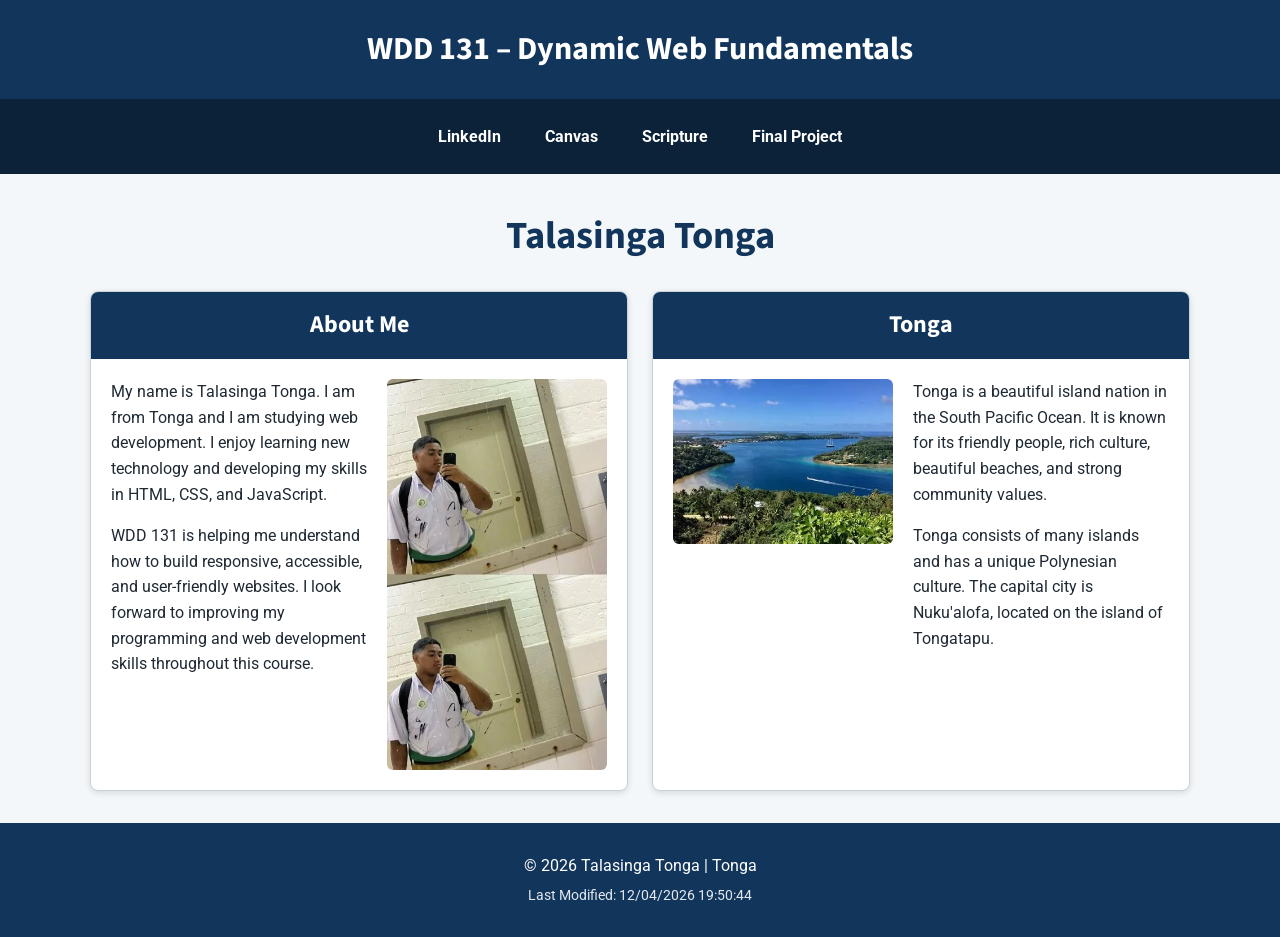
<file: index.html>
<!DOCTYPE html>
<html lang="en">
<head>
    <meta charset="UTF-8">
    <meta name="viewport" content="width=device-width, initial-scale=1.0">

    <title>WDD 131 – Dynamic Web Fundamentals – Talasinga Tonga</title>

    <meta name="description"
    content="WDD 131 – Dynamic Web Fundamentals home page for Talasinga Tonga, featuring web development, HTML, CSS, JavaScript, and Tonga.">

    <meta name="author" content="Talasinga Tonga">

    <link rel="preconnect" href="https://fonts.googleapis.com">
    <link rel="preconnect" href="https://fonts.gstatic.com" crossorigin>
    <link href="https://fonts.googleapis.com/css2?family=Roboto:wght@400;500;700&family=Source+Sans+3:wght@600;700&display=swap"
        rel="stylesheet">

    <link rel="stylesheet" href="styles/base.css">

    <script src="scripts/getdates.js" defer></script>
</head>

<body>
    <header>
        <span id="course-title">WDD 131 – Dynamic Web Fundamentals</span>

        <nav>
            <a href="https://www.linkedin.com/" target="_blank" rel="noopener">LinkedIn</a>
            <a href="https://byupw.instructure.com/" target="_blank" rel="noopener">Canvas</a>
            <a href="https://www.churchofjesuschrist.org/study/scriptures"
                target="_blank" rel="noopener">Scripture</a>
            <a href="final-project/">Final Project</a>
        </nav>
    </header>

    <main>
        <h1>Talasinga Tonga</h1>

        <div class="cards">
            <section class="card">
                <h2>About Me</h2>

                <div class="card-content">
                    <div class="text-content">
                        <p>
                            My name is Talasinga Tonga. I am from Tonga and I am studying
                            web development. I enjoy learning new technology and developing
                            my skills in HTML, CSS, and JavaScript.
                        </p>

                        <p>
                            WDD 131 is helping me understand how to build responsive,
                            accessible, and user-friendly websites. I look forward to
                            improving my programming and web development skills throughout
                            this course.
                        </p>
                    </div>

                    <img src="images/profile.jpg"
                        alt="Profile photo of Talasinga Tonga"
                        width="300"
                        height="300">
                </div>
            </section>

            <section class="card">
                <h2>Tonga</h2>

                <div class="card-content">
                    <img src="images/tonga.jpg"
                        alt="Beautiful scenery in Tonga"
                        width="300"
                        height="200">

                    <div class="text-content">
                        <p>
                            Tonga is a beautiful island nation in the South Pacific Ocean.
                            It is known for its friendly people, rich culture, beautiful
                            beaches, and strong community values.
                        </p>

                        <p>
                            Tonga consists of many islands and has a unique Polynesian
                            culture. The capital city is Nuku'alofa, located on the island
                            of Tongatapu.
                        </p>
                    </div>
                </div>
            </section>
        </div>
    </main>

    <footer>
        <p>
            &copy; <span id="currentyear"></span> Talasinga Tonga | Tonga
        </p>

        <p id="lastModified"></p>
    </footer>
</body>
</html>
</file>
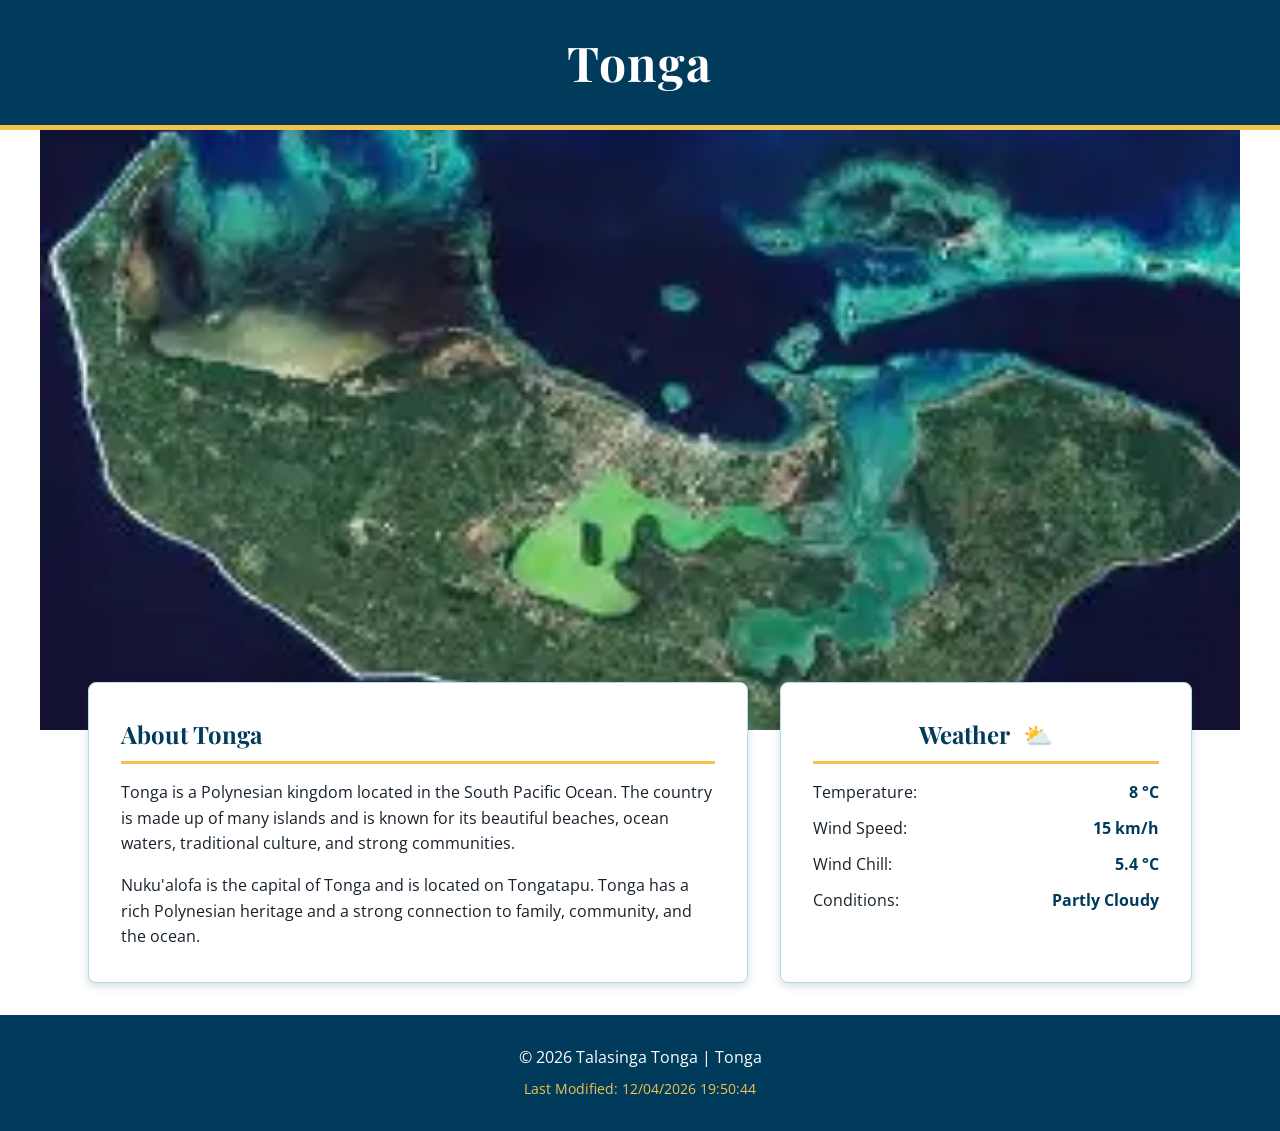
<file: place.html>
<!DOCTYPE html>
<html lang="en">
<head>
    <meta charset="UTF-8">
    <meta name="viewport" content="width=device-width, initial-scale=1.0">

    <meta
        name="description"
        content="Discover Tonga, a beautiful Polynesian kingdom in the South Pacific, including its culture, location, and weather."
    >
    <meta name="author" content="Talasinga Tonga">

    <title>Tonga | WDD 131</title>

    <link rel="preconnect" href="https://fonts.googleapis.com">
    <link rel="preconnect" href="https://fonts.gstatic.com" crossorigin>
    <link
        href="https://fonts.googleapis.com/css2?family=Open+Sans:wght@400;600;700&family=Playfair+Display:wght@700&display=swap"
        rel="stylesheet"
    >

    <link rel="stylesheet" href="styles/place.css">
    <script src="scripts/place.js" defer></script>
</head>

<body>

    <header>
        <h1>Tonga</h1>
    </header>

    <main>

        <section class="hero" aria-label="Tonga landscape">

            <picture>
                <source
                    media="(min-width: 700px)"
                    srcset="images/tonga-large.webp"
                >

                <img
                    src="images/tonga-small.webp"
                    alt="Beautiful coastal landscape in Tonga"
                    width="1200"
                    height="700"
                >
            </picture>

        </section>

        <div class="information">

            <section class="card about">
                <h2>About Tonga</h2>

                <p>
                    Tonga is a Polynesian kingdom located in the South Pacific
                    Ocean. The country is made up of many islands and is known
                    for its beautiful beaches, ocean waters, traditional culture,
                    and strong communities.
                </p>

                <p>
                    Nuku'alofa is the capital of Tonga and is located on
                    Tongatapu. Tonga has a rich Polynesian heritage and a
                    strong connection to family, community, and the ocean.
                </p>
            </section>

            <section class="card weather">

                <h2>Weather</h2>

                <img
                    class="weather-icon"
                    src="images/weather.svg"
                    alt="Partly cloudy weather"
                    width="80"
                    height="80"
                >

                <div class="weather-data">
                    <p>
                        <span>Temperature:</span>
                        <strong>8 °C</strong>
                    </p>

                    <p>
                        <span>Wind Speed:</span>
                        <strong>15 km/h</strong>
                    </p>

                    <p>
                        <span>Wind Chill:</span>
                        <strong id="windchill">N/A</strong>
                    </p>

                    <p>
                        <span>Conditions:</span>
                        <strong>Partly Cloudy</strong>
                    </p>
                </div>

            </section>

        </div>

    </main>

    <footer>

        <p>
            &copy; <span id="currentyear"></span>
            Talasinga Tonga | Tonga
        </p>

        <p id="lastModified"></p>

    </footer>

</body>
</html>
</file>
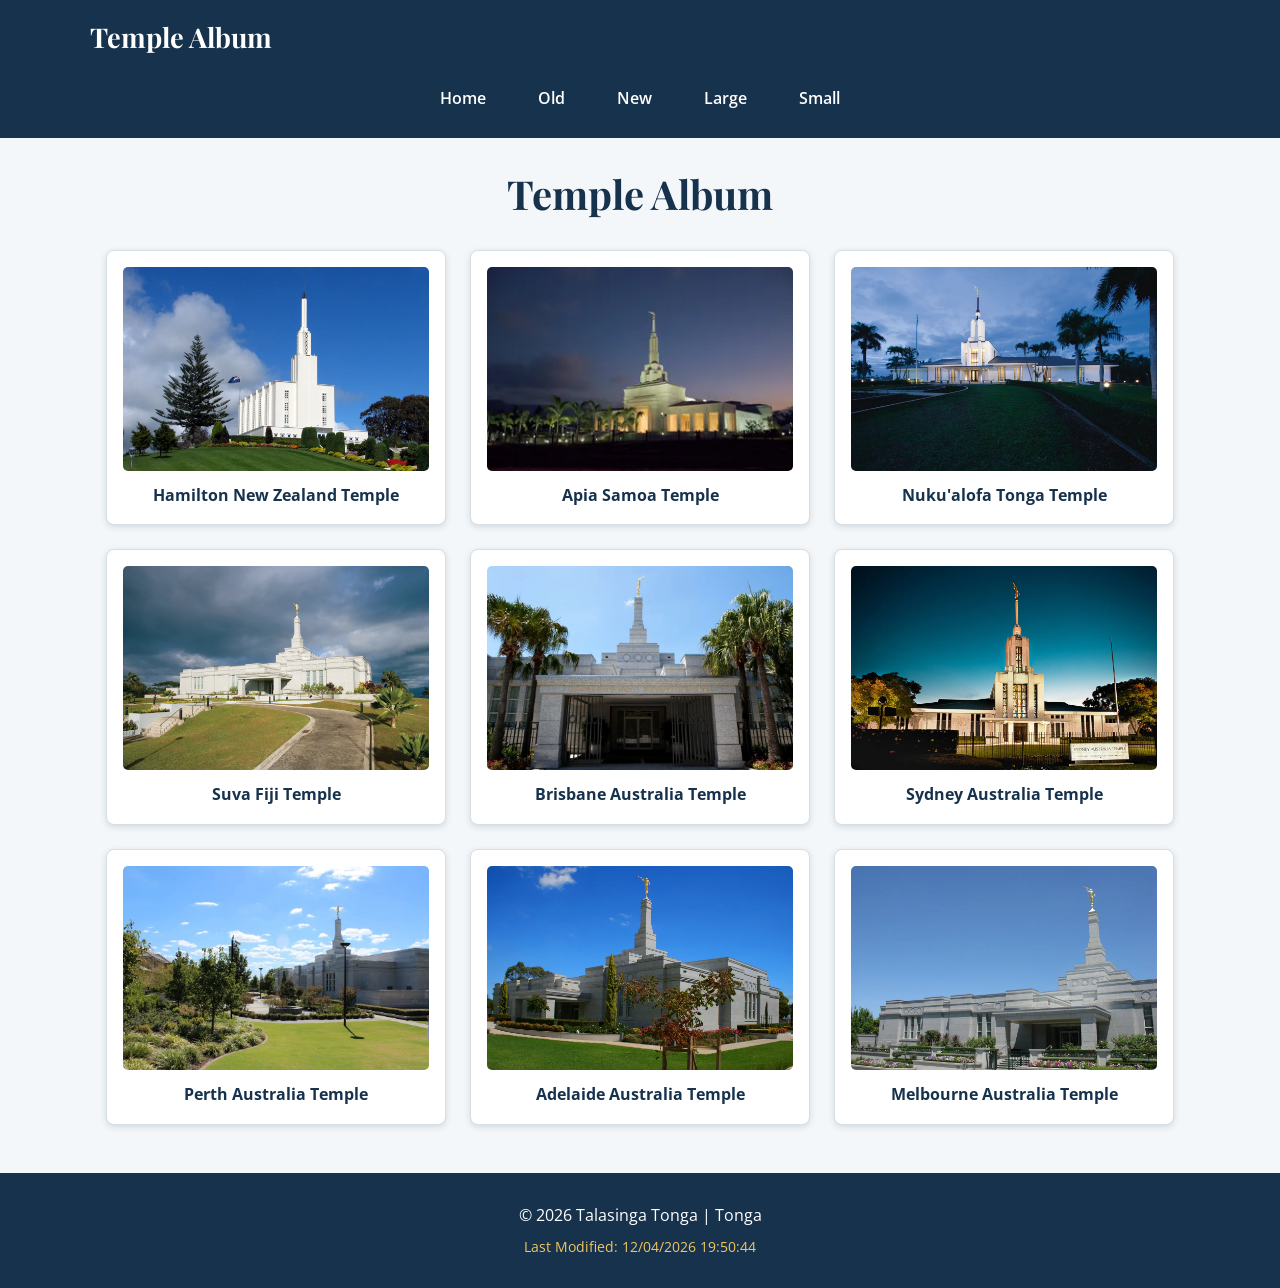
<file: temples.html>
<!DOCTYPE html>
<html lang="en">
<head>
    <meta charset="UTF-8">
    <meta name="viewport" content="width=device-width, initial-scale=1.0">

    <meta name="description" content="Explore a collection of temples from around the world in this responsive temple album.">
    <meta name="author" content="Talasinga Tonga">

    <title>Temple Album | WDD 131</title>

    <link rel="preconnect" href="https://fonts.googleapis.com">
    <link rel="preconnect" href="https://fonts.gstatic.com" crossorigin>

    <link
        href="https://fonts.googleapis.com/css2?family=Open+Sans:wght@400;600;700&family=Playfair+Display:wght@600;700&display=swap"
        rel="stylesheet"
    >

    <link rel="stylesheet" href="styles/temples.css">
    <link rel="stylesheet" href="styles/temples-large.css">

    <script src="scripts/temples.js" defer></script>
</head>

<body>

    <header>
        <div class="header-container">
            <span class="site-title">Temple Album</span>

            <button
                id="menu-button"
                type="button"
                aria-label="Open navigation menu"
                aria-expanded="false"
                aria-controls="navigation"
            >
                ☰
            </button>
        </div>

        <nav id="navigation" aria-label="Main navigation">
            <a href="temples.html">Home</a>
            <a href="#old">Old</a>
            <a href="#new">New</a>
            <a href="#large">Large</a>
            <a href="#small">Small</a>
        </nav>
    </header>

    <main>
        <h1>Temple Album</h1>

        <section class="temple-grid" aria-label="Temple pictures">

            <figure>
                <img
                    src="images/temple1.jpg"
                    alt="Beautiful temple building surrounded by trees"
                    loading="lazy"
                    width="600"
                    height="400"
                >
                <figcaption>Hamilton New Zealand Temple</figcaption>
            </figure>

            <figure>
                <img
                    src="images/temple2.jpg"
                    alt="Temple building under a bright sky"
                    loading="lazy"
                    width="600"
                    height="400"
                >
                <figcaption>Apia Samoa Temple</figcaption>
            </figure>

            <figure>
                <img
                    src="images/temple3.jpg"
                    alt="White temple building with landscaped grounds"
                    loading="lazy"
                    width="600"
                    height="400"
                >
                <figcaption>Nuku'alofa Tonga Temple</figcaption>
            </figure>

            <figure>
                <img
                    src="images/temple4.jpg"
                    alt="Temple surrounded by green landscaping"
                    loading="lazy"
                    width="600"
                    height="400"
                >
                <figcaption>Suva Fiji Temple</figcaption>
            </figure>

            <figure>
                <img
                    src="images/temple5.jpg"
                    alt="Temple with beautiful architectural details"
                    loading="lazy"
                    width="600"
                    height="400"
                >
                <figcaption>Brisbane Australia Temple</figcaption>
            </figure>

            <figure>
                <img
                    src="images/temple6.jpg"
                    alt="Temple building with landscaped gardens"
                    loading="lazy"
                    width="600"
                    height="400"
                >
                <figcaption>Sydney Australia Temple</figcaption>
            </figure>

            <figure>
                <img
                    src="images/temple7.jpg"
                    alt="Temple standing in a peaceful setting"
                    loading="lazy"
                    width="600"
                    height="400"
                >
                <figcaption>Perth Australia Temple</figcaption>
            </figure>

            <figure>
                <img
                    src="images/temple8.jpg"
                    alt="Temple surrounded by a beautiful landscape"
                    loading="lazy"
                    width="600"
                    height="400"
                >
                <figcaption>Adelaide Australia Temple</figcaption>
            </figure>

            <figure>
                <img
                    src="images/temple9.jpg"
                    alt="Temple building viewed from the front"
                    loading="lazy"
                    width="600"
                    height="400"
                >
                <figcaption>Melbourne Australia Temple</figcaption>
            </figure>

        </section>
    </main>

    <footer>
        <p>
            &copy; <span id="currentyear"></span> Talasinga Tonga | Tonga
        </p>

        <p id="lastModified"></p>
    </footer>

</body>
</html>
</file>
<file: styles/base.css>
/* ------------------------------
   General Page Styles
------------------------------ */

* {
    box-sizing: border-box;
}

body {
    margin: 0;
    font-family: "Roboto", sans-serif;
    line-height: 1.6;
    color: #1f2933;
    background-color: #f4f7f9;
}


/* ------------------------------
   Header
------------------------------ */

header {
    background-color: #12355b;
    color: #ffffff;
}

#course-title {
    display: block;
    max-width: 1100px;
    margin: 0 auto;
    padding: 1.5rem 1rem;
    text-align: center;
    font-family: "Source Sans 3", sans-serif;
    font-size: 2rem;
    font-weight: 700;
}


/* ------------------------------
   Navigation
------------------------------ */

nav {
    display: flex;
    justify-content: center;
    align-items: center;
    flex-wrap: wrap;
    gap: 0.5rem;
    padding: 0.75rem 1rem;
    background-color: #0b2239;
}

nav a {
    display: block;
    padding: 0.65rem 1rem;
    border: 2px solid transparent;
    border-radius: 4px;
    color: #ffffff;
    text-decoration: none;
    font-weight: 700;
    transition: background-color 0.2s ease, border-color 0.2s ease;
}

nav a:hover,
nav a:focus {
    background-color: #2f80a9;
    border-color: #ffffff;
}


/* ------------------------------
   Main Content
------------------------------ */

main {
    width: min(1100px, 92%);
    margin: 2rem auto;
}

h1 {
    margin: 0 0 1.5rem;
    text-align: center;
    color: #12355b;
    font-family: "Source Sans 3", sans-serif;
    font-size: 2.4rem;
}

h2 {
    margin: 0;
    padding: 0.9rem 1rem;
    text-align: center;
    color: #ffffff;
    background-color: #12355b;
    font-family: "Source Sans 3", sans-serif;
    font-size: 1.5rem;
}


/* ------------------------------
   Cards
------------------------------ */

.cards {
    display: grid;
    grid-template-columns: 1fr 1fr;
    gap: 1.5rem;
}

.card {
    overflow: hidden;
    border: 1px solid #c7d2da;
    border-radius: 8px;
    background-color: #ffffff;
    box-shadow: 0 2px 6px rgba(0, 0, 0, 0.12);
}

.card-content {
    display: flex;
    gap: 1.25rem;
    align-items: flex-start;
    padding: 1.25rem;
}

.card-content img {
    flex: 0 0 auto;
    width: 220px;
    height: auto;
    border-radius: 6px;
    object-fit: cover;
}

.text-content {
    flex: 1;
}

.text-content p {
    margin-top: 0;
    margin-bottom: 1rem;
}

.text-content p:last-child {
    margin-bottom: 0;
}


/* ------------------------------
   Footer
------------------------------ */

footer {
    margin-top: 2rem;
    padding: 1.5rem 1rem;
    text-align: center;
    color: #ffffff;
    background-color: #12355b;
}

footer p {
    margin: 0.35rem 0;
}

#lastModified {
    font-size: 0.9rem;
    color: #e2e8f0;
}


/* ------------------------------
   Responsive Design
------------------------------ */

@media (max-width: 800px) {
    #course-title {
        font-size: 1.6rem;
    }

    .cards {
        grid-template-columns: 1fr;
    }

    .card-content {
        flex-direction: column;
    }

    .card-content img {
        width: 100%;
        max-width: 300px;
        align-self: center;
    }
}

@media (max-width: 500px) {
    #course-title {
        font-size: 1.35rem;
    }

    nav {
        flex-direction: column;
    }

    nav a {
        width: 100%;
        text-align: center;
    }

    main {
        width: 94%;
    }

    h1 {
        font-size: 2rem;
    }
}
</file>
<file: styles/place.css>
:root {
    --blue: #006994;
    --dark-blue: #003b5c;
    --light-blue: #eaf7fb;
    --gold: #f2c14e;
    --white: #ffffff;
    --dark: #17212b;
    --border: #b8d8e3;

    --heading-font: "Playfair Display", Georgia, serif;
    --body-font: "Open Sans", Arial, sans-serif;
}

* {
    box-sizing: border-box;
}

html {
    background-color: var(--light-blue);
}

body {
    margin: 0;
    font-family: var(--body-font);
    color: var(--dark);
    background-color: var(--white);
    line-height: 1.6;
}

header {
    background-color: var(--dark-blue);
    color: var(--white);
    text-align: center;
    padding: 1rem;
    border-bottom: 5px solid var(--gold);
}

header h1 {
    margin: 0;
    font-family: var(--heading-font);
    font-size: 2.2rem;
    letter-spacing: 0.03em;
}

main {
    max-width: 1200px;
    margin: 0 auto;
}

.hero {
    width: 100%;
}

.hero picture {
    display: block;
}

.hero img {
    display: block;
    width: 100%;
    height: auto;
}

.information {
    display: grid;
    grid-template-columns: 1fr;
    gap: 1.25rem;
    padding: 1.25rem;
}

.card {
    background-color: var(--white);
    border: 1px solid var(--border);
    border-radius: 8px;
    padding: 1.25rem;
}

.card h2 {
    margin: 0 0 1rem;
    padding-bottom: 0.5rem;
    color: var(--dark-blue);
    font-family: var(--heading-font);
    border-bottom: 3px solid var(--gold);
}

.about p {
    margin-top: 0;
}

.about p:last-child {
    margin-bottom: 0;
}

.weather {
    text-align: center;
}

.weather-icon {
    display: block;
    width: 80px;
    height: 80px;
    margin: 0 auto 1rem;
}

.weather-data {
    text-align: left;
}

.weather-data p {
    margin: 0.65rem 0;
    display: flex;
    justify-content: space-between;
    gap: 1rem;
}

.weather-data strong {
    color: var(--dark-blue);
}

footer {
    background-color: var(--dark-blue);
    color: var(--white);
    text-align: center;
    padding: 1.5rem 1rem;
    margin-top: 1rem;
}

footer p {
    margin: 0.4rem 0;
}

#lastModified {
    color: var(--gold);
    font-size: 0.9rem;
}

@media screen and (min-width: 700px) {

    header {
        padding: 1.5rem;
    }

    header h1 {
        font-size: 3rem;
    }

    .hero {
        position: relative;
    }

    .hero img {
        max-height: 600px;
        object-fit: cover;
    }

    .information {
        grid-template-columns: 1.5fr 1fr;
        gap: 2rem;
        padding: 2rem;
        margin-top: -5rem;
        position: relative;
    }

    .card {
        padding: 1.5rem;
        box-shadow: 0 3px 10px rgba(0, 59, 92, 0.18);
    }

    .weather-icon {
        display: none;
    }

    .weather h2::after {
        content: " ⛅";
        margin-left: 0.4rem;
    }

    footer {
        margin-top: 0;
    }
}

@media screen and (min-width: 1000px) {

    .information {
        grid-template-columns: 1.6fr 1fr;
        padding-left: 3rem;
        padding-right: 3rem;
    }

    .card {
        padding: 2rem;
    }
}
</file>
<file: styles/temples.css>
/* ------------------------------
   General Styles
------------------------------ */

* {
    box-sizing: border-box;
}

body {
    margin: 0;
    font-family: "Open Sans", sans-serif;
    background-color: #f4f7f9;
    color: #17212b;
    line-height: 1.6;
}

/* ------------------------------
   Header
------------------------------ */

header {
    background-color: #17324d;
    color: #ffffff;
    padding: 1rem;
}

.header-container {
    display: flex;
    justify-content: space-between;
    align-items: center;
    max-width: 1100px;
    margin: 0 auto;
}

.site-title {
    font-family: "Playfair Display", serif;
    font-size: 1.7rem;
    font-weight: 700;
}

/* ------------------------------
   Hamburger Button
------------------------------ */

#menu-button {
    border: 2px solid #ffffff;
    border-radius: 5px;
    background-color: transparent;
    color: #ffffff;
    font-size: 1.8rem;
    line-height: 1;
    padding: 0.3rem 0.55rem;
    cursor: pointer;
}

#menu-button:hover,
#menu-button:focus {
    background-color: #ffffff;
    color: #17324d;
}

/* ------------------------------
   Navigation
------------------------------ */

nav {
    display: none;
    flex-direction: column;
    align-items: center;
    gap: 0.4rem;
    max-width: 1100px;
    margin: 0 auto;
    padding-top: 1rem;
}

nav.show {
    display: flex;
}

nav a {
    width: 100%;
    color: #ffffff;
    text-align: center;
    text-decoration: none;
    font-weight: 600;
    padding: 0.65rem 1rem;
    border-radius: 5px;
}

nav a:hover,
nav a:focus {
    background-color: #f0c75e;
    color: #17212b;
}

/* ------------------------------
   Main
------------------------------ */

main {
    max-width: 1100px;
    margin: 0 auto;
    padding: 1.5rem 1rem 2rem;
}

h1 {
    margin: 0 0 1.5rem;
    color: #17324d;
    font-family: "Playfair Display", serif;
    font-size: 2rem;
    text-align: center;
}

/* ------------------------------
   Temple Grid
------------------------------ */

.temple-grid {
    display: grid;
    grid-template-columns: 1fr;
    gap: 1.5rem;
}

/* ------------------------------
   Figures
------------------------------ */

figure {
    margin: 0;
    padding: 1rem;
    background-color: #ffffff;
    border: 1px solid #d7dee5;
    border-radius: 8px;
    box-shadow: 0 2px 6px rgba(23, 50, 77, 0.15);
}

figure img {
    display: block;
    width: 100%;
    height: auto;
    aspect-ratio: 3 / 2;
    object-fit: cover;
    border-radius: 5px;
}

figcaption {
    margin-top: 0.75rem;
    color: #17324d;
    font-weight: 700;
    text-align: center;
}

/* ------------------------------
   Footer
------------------------------ */

footer {
    margin-top: 1rem;
    padding: 1.5rem 1rem;
    background-color: #17324d;
    color: #ffffff;
    text-align: center;
}

footer p {
    margin: 0.4rem 0;
}

#lastModified {
    color: #f0c75e;
    font-size: 0.9rem;
}

/* ------------------------------
   Accessibility
------------------------------ */

a:focus-visible,
button:focus-visible {
    outline: 3px solid #f0c75e;
    outline-offset: 3px;
}
</file>
<file: styles/temples-large.css>
/* ------------------------------
   Larger Screens
------------------------------ */

@media screen and (min-width: 700px) {

    header {
        padding: 1rem 2rem;
    }

    #menu-button {
        display: none;
    }

    nav {
        display: flex;
        flex-direction: row;
        justify-content: center;
        align-items: center;
        gap: 0.75rem;
        padding-top: 1rem;
    }

    nav a {
        width: auto;
        padding: 0.65rem 1.25rem;
    }

    .temple-grid {
        grid-template-columns: repeat(2, 1fr);
    }

    h1 {
        font-size: 2.5rem;
    }
}

/* ------------------------------
   Large Desktop
------------------------------ */

@media screen and (min-width: 1000px) {

    .temple-grid {
        grid-template-columns: repeat(3, 1fr);
    }
}
</file>
